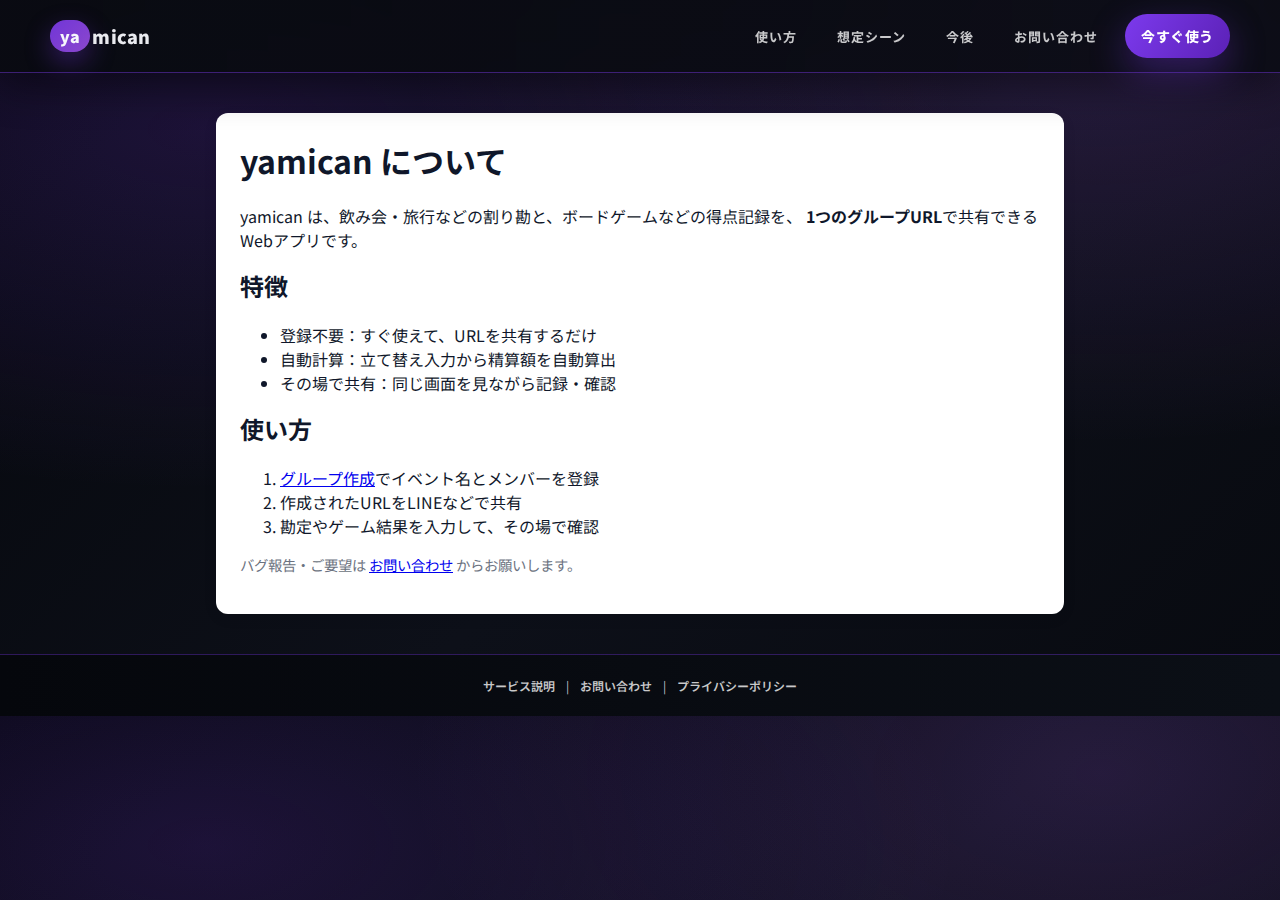
<file: about.html>
<!DOCTYPE html>
<html lang="ja">
<head>
  <meta charset="UTF-8" />
  <meta name="viewport" content="width=device-width, initial-scale=1.0" />
  <title>yamican - サービス説明</title>
  <link rel="stylesheet" href="css/style.css" />
</head>
<body class="landing">
  <header class="landing-header">
    <div class="landing-header-inner">
      <a class="brand" href="index.html" aria-label="yamican トップへ">
        <span class="brand-mark">ya</span><span class="brand-text">mican</span>
      </a>

      <nav class="landing-nav" aria-label="サイトナビゲーション">
        <a class="nav-link" href="index.html#howto">使い方</a>
        <a class="nav-link" href="index.html#scenes">想定シーン</a>
        <a class="nav-link" href="index.html#future">今後</a>
        <a class="nav-link" href="contact.html">お問い合わせ</a>
        <a class="nav-cta" href="app.html">今すぐ使う</a>
      </nav>
    </div>
  </header>

  <main class="landing-main">
    <div class="container">
      <h1>yamican について</h1>
      <p>
        yamican は、飲み会・旅行などの割り勘と、ボードゲームなどの得点記録を、
        <strong>1つのグループURL</strong>で共有できるWebアプリです。
      </p>

      <h2>特徴</h2>
      <ul>
        <li>登録不要：すぐ使えて、URLを共有するだけ</li>
        <li>自動計算：立て替え入力から精算額を自動算出</li>
        <li>その場で共有：同じ画面を見ながら記録・確認</li>
      </ul>

      <h2>使い方</h2>
      <ol>
        <li><a href="app.html">グループ作成</a>でイベント名とメンバーを登録</li>
        <li>作成されたURLをLINEなどで共有</li>
        <li>勘定やゲーム結果を入力して、その場で確認</li>
      </ol>

      <p class="helper">
        バグ報告・ご要望は <a href="contact.html">お問い合わせ</a> からお願いします。
      </p>
    </div>
  </main>

  <footer class="landing-footer">
    <a href="about.html">サービス説明</a> |
    <a href="contact.html">お問い合わせ</a> |
    <a href="privacy.html">プライバシーポリシー</a>
  </footer>
</body>
</html>
</file>
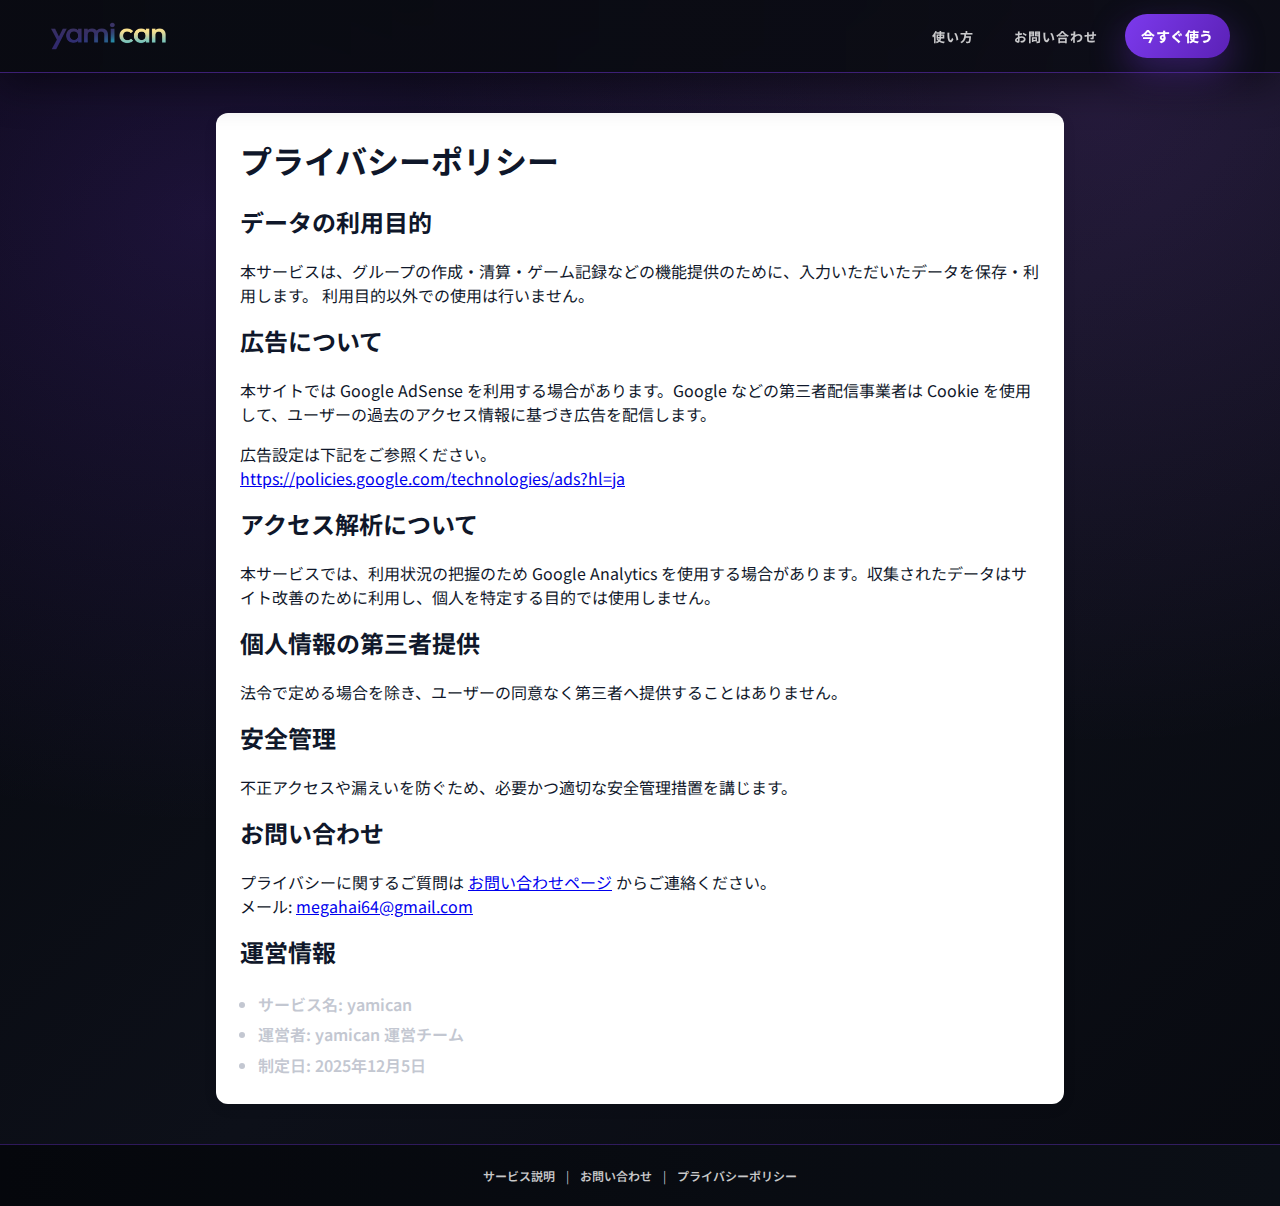
<file: privacy.html>
﻿<!DOCTYPE html>
<html lang="ja">
<head>
  <meta charset="UTF-8" />
  <meta name="viewport" content="width=device-width, initial-scale=1.0" />
  <title>yamican - プライバシーポリシー</title>
  <link rel="icon" href="img/yamican_favicon.png?v=2" type="image/png" sizes="512x512" />
  <link rel="apple-touch-icon" href="img/yamican_favicon.png?v=2" />
  <link rel="stylesheet" href="css/style.css" />
</head>
<body class="landing">
  <header class="landing-header">
    <div class="landing-header-inner">
      <a class="brand" href="index.html" aria-label="yamican トップへ">
        <img class="brand-logo" src="img/yamican_logo.png" alt="yamican" />
      </a>

      <nav class="landing-nav" aria-label="サイトナビゲーション">
        <a class="nav-link" href="index.html#howto">使い方</a>
        <a class="nav-link" href="contact.html">お問い合わせ</a>
        <a class="nav-cta" href="app.html">今すぐ使う</a>
      </nav>
    </div>
  </header>

  <main class="landing-main">
    <div class="container">
      <h1>プライバシーポリシー</h1>

      <h2>データの利用目的</h2>
      <p>
        本サービスは、グループの作成・清算・ゲーム記録などの機能提供のために、入力いただいたデータを保存・利用します。
        利用目的以外での使用は行いません。
      </p>

      <h2>広告について</h2>
      <p>
        本サイトでは Google AdSense を利用する場合があります。Google などの第三者配信事業者は Cookie を使用して、ユーザーの過去のアクセス情報に基づき広告を配信します。
      </p>
      <p>
        広告設定は下記をご参照ください。<br />
        <a href="https://policies.google.com/technologies/ads?hl=ja">https://policies.google.com/technologies/ads?hl=ja</a>
      </p>

      <h2>アクセス解析について</h2>
      <p>
        本サービスでは、利用状況の把握のため Google Analytics を使用する場合があります。収集されたデータはサイト改善のために利用し、個人を特定する目的では使用しません。
      </p>

      <h2>個人情報の第三者提供</h2>
      <p>
        法令で定める場合を除き、ユーザーの同意なく第三者へ提供することはありません。
      </p>

      <h2>安全管理</h2>
      <p>
        不正アクセスや漏えいを防ぐため、必要かつ適切な安全管理措置を講じます。
      </p>

      <h2>お問い合わせ</h2>
      <p>
        プライバシーに関するご質問は <a href="contact.html">お問い合わせページ</a> からご連絡ください。<br />
        メール: <a href="mailto:megahai64@gmail.com">megahai64@gmail.com</a>
      </p>

      <h2>運営情報</h2>
      <ul class="list">
        <li>サービス名: yamican</li>
        <li>運営者: yamican 運営チーム</li>
        <li>制定日: 2025年12月5日</li>
      </ul>
    </div>
  </main>

  <footer class="landing-footer">
    <a href="about.html">サービス説明</a> |
    <a href="contact.html">お問い合わせ</a> |
    <a href="privacy.html">プライバシーポリシー</a>
  </footer>
</body>
</html>
</file>
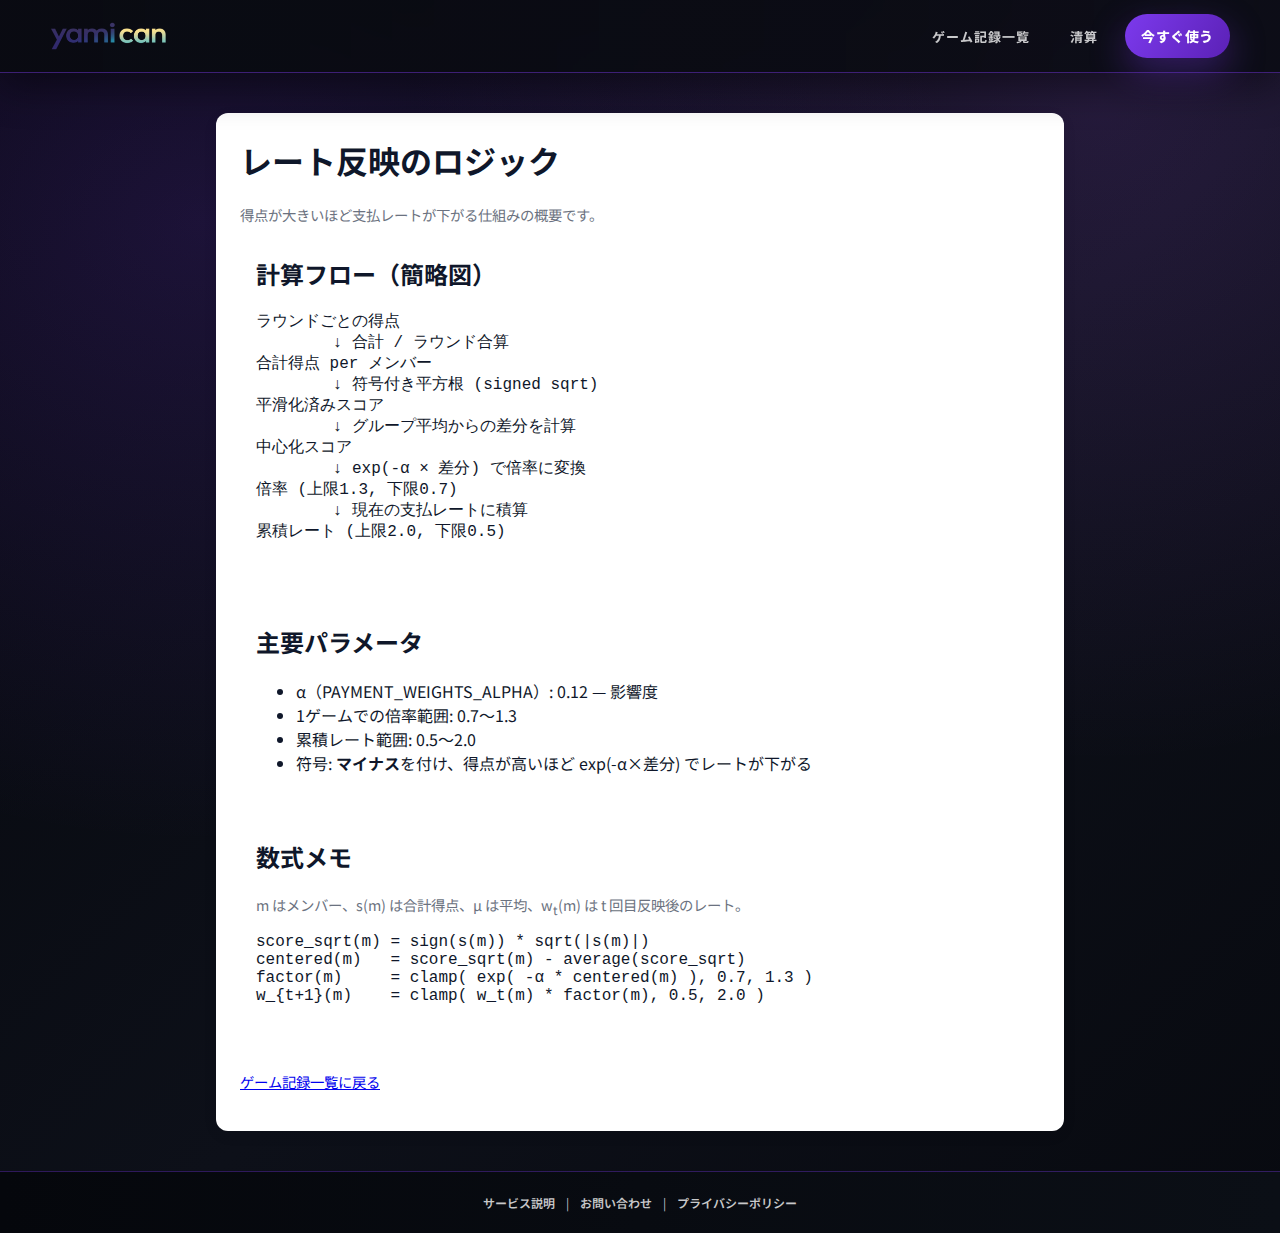
<file: rate-logic.html>
<!DOCTYPE html>
<html lang="ja">
<head>
  <meta charset="UTF-8" />
  <title>yamican - レート反映のロジック</title>
  <meta name="viewport" content="width=device-width, initial-scale=1.0" />
  <link rel="icon" href="img/yamican_favicon.png?v=2" type="image/png" sizes="512x512" />
  <link rel="apple-touch-icon" href="img/yamican_favicon.png?v=2" />
  <link rel="stylesheet" href="css/style.css" />
</head>
<body class="landing">
  <header class="landing-header">
    <div class="landing-header-inner">
      <a class="brand" href="index.html" aria-label="yamican トップへ">
        <img class="brand-logo" src="img/yamican_logo.png" alt="yamican" />
      </a>

      <nav class="landing-nav" aria-label="サイトナビゲーション">
        <a class="nav-link" href="game.html">ゲーム記録一覧</a>
        <a class="nav-link" href="settlement.html">清算</a>
        <a class="nav-cta" href="app.html">今すぐ使う</a>
      </nav>
    </div>
  </header>

  <main class="landing-main">
    <div class="container">
      <h1>レート反映のロジック</h1>
      <p class="helper">得点が大きいほど支払レートが下がる仕組みの概要です。</p>

      <section class="card" style="padding:16px; margin-bottom:16px;">
        <h2>計算フロー（簡略図）</h2>
        <pre style="white-space: pre-wrap; font-family: Menlo, Consolas, monospace;">
ラウンドごとの得点
        ↓ 合計 / ラウンド合算
合計得点 per メンバー
        ↓ 符号付き平方根 (signed sqrt)
平滑化済みスコア
        ↓ グループ平均からの差分を計算
中心化スコア
        ↓ exp(-α × 差分) で倍率に変換
倍率 (上限1.3, 下限0.7)
        ↓ 現在の支払レートに積算
累積レート (上限2.0, 下限0.5)
        </pre>
      </section>

      <section class="card" style="padding:16px; margin-bottom:16px;">
        <h2>主要パラメータ</h2>
        <ul>
          <li>α（PAYMENT_WEIGHTS_ALPHA）: 0.12 — 影響度</li>
          <li>1ゲームでの倍率範囲: 0.7〜1.3</li>
          <li>累積レート範囲: 0.5〜2.0</li>
          <li>符号: <strong>マイナス</strong>を付け、得点が高いほど exp(-α×差分) でレートが下がる</li>
        </ul>
      </section>

      <section class="card" style="padding:16px; margin-bottom:16px;">
        <h2>数式メモ</h2>
        <p class="helper">m はメンバー、s(m) は合計得点、μ は平均、w<sub>t</sub>(m) は t 回目反映後のレート。</p>
        <pre style="white-space: pre-wrap; font-family: Menlo, Consolas, monospace;">
score_sqrt(m) = sign(s(m)) * sqrt(|s(m)|)
centered(m)   = score_sqrt(m) - average(score_sqrt)
factor(m)     = clamp( exp( -α * centered(m) ), 0.7, 1.3 )
w_{t+1}(m)    = clamp( w_t(m) * factor(m), 0.5, 2.0 )
        </pre>
      </section>

      <p class="helper">
        <a id="backToGame" href="game.html">ゲーム記録一覧に戻る</a>
      </p>
    </div>
  </main>

  <footer class="landing-footer">
    <a href="about.html">サービス説明</a> |
    <a href="contact.html">お問い合わせ</a> |
    <a href="privacy.html">プライバシーポリシー</a>
  </footer>

  <script>
    // gid を引き継いで一覧に戻れるようにする
    (function () {
      const params = new URLSearchParams(window.location.search);
      const gid = params.get("gid");
      const back = document.getElementById("backToGame");
      if (back && gid) {
        const url = new URL(back.getAttribute("href"), window.location.href);
        url.searchParams.set("gid", gid);
        back.setAttribute("href", url.toString());
      }
    })();
  </script>
</body>
</html>
</file>
<file: css/style.css>
/* css/style.css */

/* ===== ベースレイアウト ===== */
@import url('https://fonts.googleapis.com/css2?family=Noto+Sans+JP:wght@400;500;700;900&display=swap');

:root {
  --ink: #0b0d13;
  --ink-strong: #090b11;
  --metal: #11141c;
  --card: #0f131b;
  --line: rgba(255, 255, 255, 0.08);
  --accent: #7c3aed;
  --accent-soft: #a855f7;
  --text-strong: #f6f7fb;
  --text-muted: #c3c7d1;
  --offwhite: #f5f7fb;
}

body {
  font-family: 'Noto Sans JP', 'Noto Sans', 'Inter', -apple-system, BlinkMacSystemFont, "Segoe UI", sans-serif;
  background: #f5f7fb;
  margin: 0;
  color: #0f172a;
}

.container {
  max-width: 800px;
  margin: 40px auto;
  padding: 24px;
  background: #fff;
  border-radius: 12px;
  box-shadow: 0 4px 16px rgba(0,0,0,0.05);
  color: #0f172a;
}

h1, h2 {
  margin-top: 0;
}

.form-group {
  margin-bottom: 16px;
}

label {
  font-weight: 600;
  display: block;
  margin-bottom: 4px;
}

input[type="text"],
input[type="number"],
textarea,
select {
  width: 100%;
  padding: 8px 10px;
  border-radius: 6px;
  border: 1px solid #ccc;
  box-sizing: border-box;
}

/* ===== ボタン ===== */
button {
  padding: 8px 16px;
  border-radius: 999px;
  border: none;
  cursor: pointer;
  font-weight: 600;
  background: #4f46e5;
  color: #fff;
}

button:hover {
  opacity: 0.9;
}

button.secondary {
  background: #e5e7eb;
  color: #111827;
}

button.secondary:hover {
  background: #d1d5db;
}

.table-action-btn {
  width: auto !important;
  padding: 6px 12px;
  font-size: 14px;
}

/* ===== メッセージ ===== */
.error {
  color: #e11d48;
  margin-top: 8px;
}

.helper {
  color: #6b7280;
  font-size: 0.9rem;
}

.group-info-hidden {
  display: none !important;
}

/* ===== テーブル ===== */
table {
  border-collapse: collapse;
  border-spacing: 0;
  width: 100%;
  font-size: clamp(13px, 1.6vw, 16px);
}

table tr {
  border-bottom: 1px solid #e5e7eb;
  cursor: pointer;
  transition: background-color 0.2s ease;
}

table tr:hover {
  background-color: #d4f0fd;
}

table th,
table td {
  text-align: center;
  padding: 12px 8px;
  font-size: inherit;
}

.rate-details-hidden .rate-detail {
  display: none;
}

table td.icon {
  background-size: 35px;
  background-position: left 5px center;
  background-repeat: no-repeat;
  padding-left: 30px;
}

table td.icon.bird {
  background-image: url(icon-bird.png);
}

table td.icon.whale {
  background-image: url(icon-whale.png);
}

table td.icon.crab {
  background-image: url(icon-crab.png);
}

#totalsTable th,
#totalsTable td {
  font-size: clamp(12px, 2vw, 14px);
}

/* ===== インラインレイアウト ===== */
.inline {
  display: flex;
  gap: 8px;
  flex-wrap: wrap;
}

.inline input[type="text"] {
  flex: 1;
  min-width: 0;
}

.inline.inline-stack {
  flex-direction: column;
  align-items: stretch;
}

.inline.inline-stack button {
  width: fit-content;
  align-self: flex-end;
}

/* ===== Modal ===== */
.modal {
  position: fixed;
  inset: 0;
  z-index: 80;
  display: none;
}

.modal.open {
  display: block;
}

.modal-overlay {
  position: absolute;
  inset: 0;
  background: rgba(0, 0, 0, 0.48);
}

.modal-panel {
  position: relative;
  margin: 14vh auto 0;
  width: min(560px, calc(100% - 24px));
  background: #fff;
  border-radius: 18px;
  box-shadow: 0 24px 80px rgba(0, 0, 0, 0.25);
  padding: 14px 14px 16px;
}

.modal-header {
  display: flex;
  align-items: center;
  justify-content: space-between;
  gap: 12px;
  margin-bottom: 6px;
}

.modal-title {
  font-weight: 900;
  font-size: 16px;
  color: #111827;
}

.modal .helper {
  color: #111827;
}

.modal label {
  color: #111827;
}

.modal input,
.modal select {
  color: #0f172a;
}

.modal #editTargets label {
  color: #111827;
}

.toggle-row {
  display: inline-flex;
  align-items: center;
  gap: 10px;
  margin-top: 8px;
}

.toggle {
  position: relative;
  display: inline-block;
  width: 46px;
  height: 26px;
}

.toggle input {
  opacity: 0;
  width: 0;
  height: 0;
}

.toggle-slider {
  position: absolute;
  cursor: pointer;
  inset: 0;
  background-color: #d1d5db;
  transition: 0.2s;
  border-radius: 999px;
}

.toggle-slider::before {
  position: absolute;
  content: "";
  height: 20px;
  width: 20px;
  left: 3px;
  bottom: 3px;
  background-color: white;
  transition: 0.2s;
  border-radius: 50%;
  box-shadow: 0 2px 4px rgba(0, 0, 0, 0.25);
}

.toggle input:checked + .toggle-slider {
  background-color: #4f46e5;
}

.toggle input:checked + .toggle-slider::before {
  transform: translateX(20px);
}

.settle-header {
  display: flex;
  align-items: center;
  justify-content: space-between;
  gap: 12px;
}

.table-scroll {
  width: 100%;
  overflow-x: auto;
  -webkit-overflow-scrolling: touch;
}

#totalsTable th,
#totalsTable td {
  white-space: nowrap;
}

@media (max-width: 720px) {
  #totalsTable {
    font-size: clamp(12px, 3.2vw, 14px);
  }
}

.modal-close {
  border: none;
  background: transparent;
  color: #111827;
  font-size: 22px;
  padding: 4px 10px;
  width: auto;
}

.modal-actions {
  display: flex;
  justify-content: flex-end;
  gap: 10px;
  flex-wrap: wrap;
}

.roulette-visual {
  display: grid;
  place-items: center;
  margin: 12px 0;
  position: relative;
}

.roulette-wheel {
  width: 120px;
  height: 120px;
  border-radius: 50%;
  background: conic-gradient(
    #7c3aed 0deg 60deg,
    #5b21b6 60deg 120deg,
    #c084fc 120deg 180deg,
    #8b5cf6 180deg 240deg,
    #4c1d95 240deg 300deg,
    #a855f7 300deg 360deg
  );
  position: relative;
  filter: drop-shadow(0 10px 26px rgba(0, 0, 0, 0.35));
  transition: transform 2.1s cubic-bezier(0.25, 0.1, 0.25, 1);
}

.roulette-label {
  position: absolute;
  left: 50%;
  top: 50%;
  transform: translate(-50%, -50%) rotate(var(--angle)) translateY(-40px) rotate(90deg);
  transform-origin: center;
  color: #000;
  font-size: 10px;
  font-weight: 800;
  letter-spacing: 0.02em;
  text-shadow: none;
  pointer-events: none;
  white-space: nowrap;
  max-width: 64px;
  text-align: center;
  line-height: 1.2;
}

.roulette-pointer {
  position: absolute;
  top: -14px;
  left: 50%;
  transform: translateX(-50%) rotate(180deg);
  border-left: 10px solid transparent;
  border-right: 10px solid transparent;
  border-bottom: 16px solid #000;
  z-index: 2;
  pointer-events: none;
}

@media (max-width: 520px) {
  table {
    font-size: clamp(11px, 3vw, 13px);
  }

  table th,
  table td {
    padding: 10px 6px;
    font-size: inherit;
    white-space: nowrap;
  }

  .sosou-table {
    display: block;
    overflow-x: auto;
    -webkit-overflow-scrolling: touch;
  }
}

/* ===== Group Manage ===== */
.manage-actions {
  display: flex;
  gap: 10px;
  flex-wrap: wrap;
  margin-bottom: 10px;
}

.manage-shortcuts {
  display: flex;
  gap: 10px;
  flex-direction: column;
  margin: 6px 0 16px;
}

.manage-shortcuts button {
  width: 100%;
}

.manage-shortcuts button.secondary {
  background: #4f46e5;
  color: #fff;
}

.manage-members {
  list-style: none;
  padding: 0;
  margin: 10px 0 0;
  display: grid;
  gap: 10px;
}

.manage-member-item {
  display: grid;
  grid-template-columns: 1fr auto;
  gap: 10px;
  align-items: center;
  padding: 12px 14px;
  border-radius: 14px;
  border: 1px solid rgba(15, 23, 42, 0.10);
  background: rgba(255, 255, 255, 0.92);
}

.manage-member-actions {
  display: inline-flex;
  gap: 8px;
  flex: 0 0 auto;
}

.manage-member-actions button {
  width: auto;
  padding: 8px 10px;
  font-size: 14px;
}

/* ===== メンバーリスト（タグ風） ===== */
.member-list {
  list-style: none;
  padding-left: 0;
  margin-top: 8px;
}

.member-list li {
  display: inline-block;
  margin: 4px 4px 0 0;
  padding: 4px 10px;
  border-radius: 999px;
  background: #eef2ff;
  font-size: 0.9rem;
}

/* ===== 共通ヘッダー（スマホ最適化・左ハンバーガー） ===== */
.app-header {
  position: relative;              /* 絶対配置の基準 */
  display: flex;
  align-items: center;
  justify-content: center;         /* タイトルを中央寄せ */
  height: 48px;
  padding: 0 12px;
  background: #4a90e2;
  color: #fff;
  box-shadow: 0 2px 4px rgba(0, 0, 0, 0.1);
  top: 0;
  z-index: 20;
}

/* ハンバーガーボタンを左端に固定 */
.menu-button {
  position: absolute;
  left: 8px;
  top: 50%;
  transform: translateY(-50%);
  border: none;
  background: transparent;
  color: #fff;
  font-size: 22px;
  padding: 4px 8px;
  cursor: pointer;
  width: auto; /* スマホ用の幅100%を無効化 */
}

/* タイトルは完全中央 */
.app-header-title {
  font-size: 16px;
  font-weight: bold;
  text-align: center;
  pointer-events: none; /* タイトル上タップ誤動作防止 */
}

/* ===== サイドメニュー ===== */
.side-menu {
  position: fixed;
  inset: 0;
  pointer-events: none; /* 非表示時はクリック不可 */
  z-index: 30;
}

.side-menu-overlay {
  position: absolute;
  inset: 0;
  background: rgba(0, 0, 0, 0.45);
  opacity: 0;
  transition: opacity 0.2s ease;
}

.side-menu-panel {
  position: absolute;
  top: 0;
  left: 0;
  width: 70%;
  max-width: 260px;
  height: 100%;
  background: linear-gradient(180deg, #0b1020 0%, #050814 55%, #020617 100%);
  box-shadow: 2px 0 6px rgba(0, 0, 0, 0.2);
  transform: translateX(-100%);
  transition: transform 0.2s ease;
  display: flex;
  flex-direction: column;
}

.side-menu-header {
  display: flex;
  align-items: center;
  justify-content: space-between;
  padding: 12px;
  border-bottom: 1px solid rgba(255, 255, 255, 0.12);
  white-space: nowrap;     /* ← 改行させない */
  word-break: keep-all;   /* ← 日本語の強制改行を防ぐ */
}

.side-menu-title {
  font-size: 16px;
  font-weight: bold;
  color: #e2e8f0;

  white-space: nowrap;     /* ← 改行させない */
  word-break: keep-all;   /* ← 日本語の強制改行を防ぐ */
}


.side-menu-close {
  border: none;
  background: transparent;
  font-size: 20px;
  cursor: pointer;
  color: #e2e8f0;
}

.side-menu-list {
  list-style: none;
  margin: 0;
  padding: 8px 0;
}

.side-menu-item {
  width: 100%;
  padding: 12px 16px 12px 32px;
  border: none;
  background: transparent;
  text-align: left;
  font-size: 15px;
  cursor: pointer;
  color: #e2e8f0;
}

.side-menu-item#navToGroup {
  background: linear-gradient(135deg, #fff9db 0%, #ffeeb1 55%, #ffe08a 100%);
  color: #3a2a00;
  border-left: 3px solid #f6b84c;
  box-shadow:
    inset 0 0 12px rgba(245, 158, 11, 0.25),
    0 0 10px rgba(0, 0, 0, 0.35);
}

.side-menu-item:hover {
  background: rgba(255, 255, 255, 0.08);
  color: #ffffff;
}

/* 闇感を出すメニュー項目（ゲームの記録／粗相の記録） */
.side-menu-item#navToGame,
.side-menu-item#navToSosou {
  position: relative;
  background: linear-gradient(135deg, #120917 0%, #07040c 60%, #04030a 100%);
  color: #fdfcff;
  border-left: 3px solid #7f1d1d;
  box-shadow:
    inset 0 0 14px rgba(255, 0, 80, 0.25),
    0 0 10px rgba(0, 0, 0, 0.65);
  letter-spacing: 0.3px;
}

.side-menu-item#navToGame:hover,
.side-menu-item#navToSosou:hover {
  background: radial-gradient(circle at 20% 20%, rgba(255, 0, 90, 0.16), rgba(10, 8, 20, 0.92)),
    linear-gradient(135deg, #1b0c1f 0%, #0c0715 65%, #05040c 100%);
  color: #ffffff;
  box-shadow:
    inset 0 0 20px rgba(255, 0, 80, 0.35),
    0 0 14px rgba(0, 0, 0, 0.75);
}

.side-menu-item#navToGroup:hover {
  background: linear-gradient(135deg, #fffcde 0%, #ffe7a8 60%, #ffd775 100%);
  color: #1f1400;
  box-shadow:
    inset 0 0 16px rgba(245, 158, 11, 0.35),
    0 0 12px rgba(0, 0, 0, 0.45);
}

.side-menu-item#navToGame {
  border-top: 1px solid rgba(255, 255, 255, 0.12);
  margin-top: 6px;
  padding-top: 16px;
}

/* 粗相の記録と清算の確認の間にライン */
.side-menu-item#navToSettle {
  border-top: 1px solid rgba(255, 255, 255, 0.12);
  margin-top: 6px;
  padding-top: 16px;
}

/* メニューが開いた状態 */
.side-menu.open {
  pointer-events: auto;
}

.side-menu.open .side-menu-overlay {
  opacity: 1;
}

.side-menu.open .side-menu-panel {
  transform: translateX(0);
}

/* ===== スマホ最適化（幅600px以下） ===== */
@media (max-width: 600px) {
  body {
    background: #f5f7fb;
  }

  .container {
    max-width: 100%;
    margin: 0;
    padding: 16px 12px 24px;
    border-radius: 0;
    box-shadow: none;
  }

  h1 {
    font-size: 20px;
    margin: 8px 0 12px;
  }

  h2 {
    font-size: 16px;
    margin-top: 16px;
  }

  .form-group label {
    font-size: 14px;
  }

  input,
  textarea,
  select {
    font-size: 16px; /* iOS の拡大を防ぐライン */
    padding: 8px;
  }

  /* ハンバーガー以外のボタンだけフル幅にする */
  button:not(.menu-button):not(.landing-menu-button):not(.score-btn) {
    width: 100%;
    padding: 10px 0;
    font-size: 16px;
  }


  table {
    font-size: clamp(11px, 3vw, 13px);
  }

  #totalsTable th,
  #totalsTable td {
    font-size: clamp(10px, 3vw, 12px);
    padding: 8px 6px;
  }

  #expensesTable,
  #scoresTable {
    display: block;
    width: 100%;
    overflow-x: auto;
  }

  #expensesTable thead,
  #scoresTable thead {
    white-space: nowrap;
  }

  .score-controls {
    justify-content: flex-start;
  }

  .score-input {
    width: auto;
    min-width: 0;
    flex: 1 1 auto;
  }

  .score-btn {
    padding: 6px 10px;
  }

  .round-controls {
    align-items: stretch;
  }

  .round-actions {
    width: 100%;
    justify-content: flex-end;
  }

  /* 「メンバーを追加」入力欄が潰れないようにし、追加ボタンを小さく */
  .inline.inline-stack input[type="text"] {
    width: 100%;
  }

  .inline.inline-stack button {
    width: auto;
    align-self: flex-end;
    padding: 8px 14px;
    font-size: 14px;
  }

  .modal-panel {
    margin-top: 10vh;
  }

  .manage-member-item {
    grid-template-columns: 1fr;
  }

  .manage-member-actions {
    justify-content: flex-end;
  }
}

/* ゲーム履歴カード */
.games-list {
  margin-top: 12px;
  display: flex;
  flex-direction: column;
  gap: 12px;
}

.recent-groups-list {
  list-style: none;
  padding: 0;
  margin: 10px 0 0;
  display: grid;
  gap: 10px;
}

.recent-group-item {
  display: flex;
  align-items: center;
  justify-content: space-between;
  gap: 10px;
  padding: 12px 14px;
  border-radius: 14px;
  border: 1px solid rgba(15, 23, 42, 0.10);
  background: rgba(255, 255, 255, 0.92);
}

.recent-group-link {
  text-decoration: none;
  color: #0f172a;
  font-weight: 800;
  overflow: hidden;
  text-overflow: ellipsis;
  white-space: nowrap;
}

.recent-group-meta {
  font-size: 12px;
  color: rgba(15, 23, 42, 0.70);
  font-weight: 600;
  margin-top: 2px;
}

.recent-group-actions {
  display: inline-flex;
  gap: 8px;
  flex: 0 0 auto;
}

.recent-group-actions button {
  width: auto;
  padding: 8px 10px;
  font-size: 14px;
}

@media (max-width: 520px) {
  .recent-group-item {
    flex-direction: column;
    align-items: stretch;
  }

  .recent-group-actions {
    justify-content: flex-end;
  }
}

.game-card {
  border-radius: 8px;
  border: 1px solid #e5e7eb;
  padding: 8px 12px 12px;
  background: #fff;
}

.game-card-header {
  display: flex;
  justify-content: space-between;
  align-items: baseline;
  gap: 8px;
  margin-bottom: 4px;
}

.game-card-title {
  font-weight: 600;
}

.game-card-date {
  font-size: 12px;
  color: #6b7280;
}

.game-card-memo {
  font-size: 13px;
  color: #4b5563;
  margin-bottom: 4px;
}

.game-card-table {
  width: 100%;
  border-collapse: collapse;
  margin-top: 4px;
}

.game-card-table th,
.game-card-table td {
  border-bottom: 1px solid #e5e7eb;
  padding: 4px 6px;
  font-size: clamp(11px, 2.8vw, 13px);
}

/* スコア入力（±ボタンつき） */
.score-controls {
  display: flex;
  align-items: center;
  justify-content: flex-end; /* 右寄せでスッキリ */
  gap: 6px;
}


.score-input {
  width: 72px;          /* ← ここがポイント（好みで 60〜80px） */
  min-width: 72px;
  text-align: center;
  font-size: 16px;
  padding: 6px 4px;
}

.score-btn {
  border-radius: 6px;
  padding: 4px 8px;
  font-size: 16px;
  line-height: 1;
}

/* ===== Rounds ===== */
.round-controls {
  display: flex;
  align-items: center;
  justify-content: space-between;
  gap: 12px;
  flex-wrap: wrap;
  margin-bottom: 10px;
}

.round-label {
  font-weight: 800;
}

.round-actions {
  display: inline-flex;
  gap: 8px;
  flex-wrap: wrap;
}

.round-actions button {
  width: auto;
}

.round-actions-bottom {
  width: 100%;
  justify-content: flex-end;
  margin: 6px 0 14px;
}

.rounds-container {
  display: flex;
  flex-direction: column;
  gap: 12px;
  margin: 10px 0 14px;
}

.round-card {
  border: 1px solid rgba(15, 23, 42, 0.12);
  border-radius: 14px;
  background: rgba(255, 255, 255, 0.92);
  overflow: hidden;
}

.round-card-header {
  display: flex;
  align-items: center;
  justify-content: space-between;
  gap: 10px;
  padding: 10px 12px;
  background: rgba(15, 23, 42, 0.04);
}

.round-card-title {
  font-weight: 900;
}

.round-card-actions {
  display: inline-flex;
  gap: 8px;
  flex-wrap: wrap;
}

.round-card-actions button {
  width: auto;
  padding: 8px 10px;
  font-size: 14px;
}

.round-table {
  width: 100%;
  border-collapse: collapse;
}

.round-table th,
.round-table td {
  border-top: 1px solid rgba(15, 23, 42, 0.08);
  padding: 10px 12px;
  vertical-align: middle;
}

.round-table th {
  text-align: left;
  font-weight: 800;
  background: rgba(15, 23, 42, 0.02);
  white-space: nowrap;
}

.round-member {
  display: flex;
  align-items: center;
  justify-content: space-between;
  gap: 10px;
}

.score-btn-remove-member {
  background-color: #e11d48;
  border-color: #e11d48;
  color: #fff;
  flex: 0 0 auto;
}

/* ===== Rate badge ===== */
.rate-badge {
  display: inline-flex;
  align-items: center;
  justify-content: center;
  min-width: 64px;
  padding: 4px 8px;
  border-radius: 999px;
  border: 1px solid rgba(15, 23, 42, 0.18);
  font-weight: 900;
  font-variant-numeric: tabular-nums;
  line-height: 1.2;
  white-space: nowrap;
}

/* ===== フッター ===== */
footer {
  text-align: center;
  padding: 16px;
  background: #fff;
  border-top: 1px solid #e5e7eb;
  margin-top: 40px;
  font-size: 12px;
}

footer a {
  color: #6b7280;
  text-decoration: none;
  margin: 0 8px;
}

footer a:hover {
  text-decoration: underline;
}

/* ===== Landing page (index.html) ===== */
body.landing {
  margin: 0;
  background:
    radial-gradient(140% 120% at 16% 18%, rgba(124, 58, 237, 0.18), transparent 42%),
    radial-gradient(120% 120% at 86% 8%, rgba(168, 85, 247, 0.16), transparent 45%),
    linear-gradient(135deg, #05070c 0%, #0d1019 55%, #080a10 100%);
  color: var(--text-strong);
}

.landing-header {
  position: sticky;
  top: 0;
  z-index: 60;
  background: linear-gradient(90deg, rgba(9, 11, 17, 0.94), rgba(9, 11, 17, 0.82));
  border-bottom: 1px solid rgba(124, 58, 237, 0.45);
  box-shadow: 0 12px 40px rgba(0, 0, 0, 0.45);
  backdrop-filter: blur(14px);
}

.landing-header-inner {
  max-width: 1180px;
  margin: 0 auto;
  padding: 14px 20px;
  display: flex;
  align-items: center;
  justify-content: space-between;
  gap: 16px;
}

.landing-header-left {
  display: flex;
  align-items: center;
  gap: 12px;
  min-width: 0;
}

.landing-menu-button {
  border: none;
  background: rgba(255, 255, 255, 0.08);
  color: #fff;
  width: 40px;
  height: 40px;
  border-radius: 12px;
  font-size: 20px;
  cursor: pointer;
  display: inline-flex;
  align-items: center;
  justify-content: center;
  flex: 0 0 auto;
}

.landing-menu-button:hover {
  background: rgba(255, 255, 255, 0.14);
}

.landing-menu-button:active {
  transform: translateY(1px);
}

.brand {
  display: inline-flex;
  align-items: center;
  gap: 2px;
  font-weight: 900;
  letter-spacing: 0.2px;
  text-decoration: none;
  color: var(--text-strong);
}

.brand-logo {
  display: block;
  height: 30px;
  width: auto;
  max-width: 320px;
  object-fit: contain;
}

.brand-mark {
  display: inline-block;
  padding: 4px 10px;
  border-radius: 999px;
  background: linear-gradient(135deg, rgba(124, 58, 237, 0.9), rgba(168, 85, 247, 0.82));
  box-shadow: 0 10px 26px rgba(124, 58, 237, 0.35);
}

.brand-text {
  font-size: 18px;
  opacity: 0.95;
}

.landing-nav {
  display: flex;
  align-items: center;
  gap: 14px;
  flex-wrap: wrap;
  justify-content: flex-end;
}

.nav-link {
  color: rgba(255, 255, 255, 0.78);
  text-decoration: none;
  font-weight: 700;
  font-size: 13px;
  padding: 10px 12px;
  border-radius: 8px;
  letter-spacing: 0.08em;
  border: 1px solid transparent;
  transition: border-color 0.25s ease, color 0.25s ease, background 0.25s ease;
}

.nav-link:hover {
  color: #fff;
  background: rgba(255, 255, 255, 0.04);
  border-color: rgba(124, 58, 237, 0.45);
}

.nav-cta {
  color: #fff;
  text-decoration: none;
  font-weight: 800;
  font-size: 14px;
  padding: 12px 16px;
  border-radius: 999px;
  background: linear-gradient(120deg, #7c3aed, #5b21b6);
  box-shadow: 0 14px 36px rgba(124, 58, 237, 0.35);
  letter-spacing: 0.04em;
}

.nav-cta:hover {
  filter: brightness(1.05);
}

.landing-main {
  display: block;
}

.hero {
  position: relative;
  overflow: hidden;
  border-bottom: 1px solid rgba(124, 58, 237, 0.25);
}

.hero::before {
  content: "";
  position: absolute;
  inset: 0;
  background: linear-gradient(135deg, #06080d 0%, #0e121c 55%, #0a0d15 100%);
  pointer-events: none;
}

.hero::after {
  content: "";
  position: absolute;
  inset: -160px -140px -140px -140px;
  background:
    radial-gradient(closest-side, rgba(124, 58, 237, 0.30), rgba(124, 58, 237, 0.00) 70%) 12% 26% / 60% 60% no-repeat,
    radial-gradient(closest-side, rgba(168, 85, 247, 0.25), rgba(168, 85, 247, 0.00) 72%) 86% 16% / 60% 60% no-repeat,
    radial-gradient(closest-side, rgba(255, 255, 255, 0.08), rgba(255, 255, 255, 0.00) 70%) 60% 74% / 48% 48% no-repeat;
  filter: blur(22px);
  opacity: 0.9;
  pointer-events: none;
}

.hero-inner {
  position: relative;
  max-width: 960px;
  margin: 0 auto;
  padding: 108px 20px 82px;
  display: grid;
  grid-template-columns: 1fr;
  gap: 32px;
  align-items: center;
}

.pill-row {
  display: flex;
  align-items: center;
  gap: 10px;
  flex-wrap: wrap;
  margin-bottom: 14px;
}

.pill {
  display: inline-flex;
  align-items: center;
  justify-content: center;
  height: 28px;
  padding: 0 14px;
  border-radius: 999px;
  font-weight: 800;
  font-size: 12px;
  letter-spacing: 0.12em;
  color: var(--text-strong);
  background: rgba(255, 255, 255, 0.06);
  border: 1px solid rgba(255, 255, 255, 0.18);
  box-shadow: 0 12px 30px rgba(0, 0, 0, 0.45);
}

.hero-title {
  margin: 0 0 14px;
  font-size: 44px;
  line-height: 1.15;
  letter-spacing: -0.02em;
  color: var(--text-strong);
  text-shadow: 0 18px 50px rgba(0, 0, 0, 0.45);
  max-width: 16ch;
}

.accent-light {
  background: linear-gradient(135deg, #7c3aed, #a855f7);
  -webkit-background-clip: text;
  background-clip: text;
  color: transparent;
}

.accent-dark {
  background: linear-gradient(135deg, #9aa0ad, #f5f7fb);
  -webkit-background-clip: text;
  background-clip: text;
  color: transparent;
}

.hero-lead {
  margin: 0 0 22px;
  color: var(--text-muted);
  font-weight: 600;
  font-size: 16px;
  line-height: 1.85;
  max-width: 44ch;
}

.hero-actions {
  display: flex;
  flex-wrap: wrap;
  gap: 12px;
  align-items: center;
  margin-bottom: 14px;
}

.btn {
  display: inline-flex;
  align-items: center;
  justify-content: center;
  gap: 8px;
  padding: 13px 18px;
  border-radius: 14px;
  text-decoration: none;
  font-weight: 800;
  letter-spacing: 0.06em;
  border: 1px solid transparent;
  transition: transform 0.08s ease, filter 0.2s ease, background 0.2s ease, border-color 0.2s ease, color 0.2s ease;
  will-change: transform;
}

.btn:active {
  transform: translateY(1px);
}

.btn-primary {
  color: #fff;
  background: linear-gradient(120deg, #7c3aed, #5b21b6);
  border-color: rgba(124, 58, 237, 0.52);
  box-shadow: 0 18px 46px rgba(124, 58, 237, 0.32);
}

.btn-primary:hover {
  filter: brightness(1.05);
}

.btn-secondary {
  color: #0f172a;
  background: #fff;
  border-color: #d6dae3;
  box-shadow: 0 12px 28px rgba(0, 0, 0, 0.12);
}

.btn-secondary:hover {
  background: #f3f5f9;
}

.btn-ghost {
  color: var(--text-strong);
  background: rgba(255, 255, 255, 0.06);
  border-color: rgba(255, 255, 255, 0.28);
}

.btn-ghost:hover {
  background: rgba(255, 255, 255, 0.14);
}

.hero-sub {
  margin: 0;
  color: var(--text-muted);
  font-weight: 600;
  font-size: 13px;
}

.hero-visual {
  position: relative;
  min-height: 440px;
  display: grid;
  place-items: center;
  isolation: isolate;
}

.hero-visual::before {
  content: "";
  position: absolute;
  inset: 18% 10%;
  border-radius: 28px;
  border: 1px solid rgba(255, 255, 255, 0.08);
  background: radial-gradient(circle at 20% 30%, rgba(124, 58, 237, 0.24), rgba(124, 58, 237, 0) 60%), linear-gradient(120deg, rgba(255, 255, 255, 0.05), rgba(255, 255, 255, 0));
  filter: blur(4px);
  z-index: 0;
  pointer-events: none;
}

.split-cards {
  width: min(560px, 100%);
  display: grid;
  grid-template-columns: 1fr 1fr;
  gap: 18px;
  align-items: stretch;
  position: relative;
  z-index: 1;
}

.hero-card {
  border-radius: 22px;
  padding: 18px 18px 16px;
  border: 1px solid rgba(255, 255, 255, 0.14);
  backdrop-filter: blur(12px);
  box-shadow: 0 20px 70px rgba(0, 0, 0, 0.35);
  background: linear-gradient(160deg, rgba(17, 22, 32, 0.94), rgba(10, 12, 18, 0.88));
}

.hero-card-light {
  background: linear-gradient(160deg, rgba(255, 255, 255, 0.12), rgba(255, 255, 255, 0.06));
  border-color: rgba(124, 58, 237, 0.35);
}

.hero-card-dark {
  background: linear-gradient(160deg, rgba(10, 12, 18, 0.95), rgba(10, 12, 18, 0.84));
  border-color: rgba(124, 58, 237, 0.28);
  box-shadow: 0 24px 78px rgba(0, 0, 0, 0.55);
}

.hero-card-kicker {
  font-weight: 900;
  letter-spacing: 0.12em;
  font-size: 12px;
  text-transform: uppercase;
  color: var(--accent-soft);
}

.hero-card-dark .hero-card-kicker {
  color: rgba(255, 255, 255, 0.72);
}

.hero-card-title {
  margin-top: 6px;
  font-size: 20px;
  font-weight: 900;
  letter-spacing: -0.01em;
  color: var(--text-strong);
}

.hero-card-dark .hero-card-title {
  color: #fff;
}

.hero-card-desc {
  margin-top: 8px;
  font-weight: 700;
  font-size: 14px;
  line-height: 1.6;
  color: var(--text-muted);
}

.hero-card-dark .hero-card-desc {
  color: rgba(255, 255, 255, 0.70);
}

.hero-card-tags {
  margin-top: 12px;
  display: flex;
  flex-wrap: wrap;
  gap: 8px;
}

.tag {
  display: inline-flex;
  align-items: center;
  height: 24px;
  padding: 0 10px;
  border-radius: 999px;
  font-weight: 800;
  font-size: 12px;
  letter-spacing: 0.02em;
  color: #f6f7fb;
  background: rgba(124, 58, 237, 0.24);
  border: 1px solid rgba(124, 58, 237, 0.35);
}

.hero-card-dark .tag {
  color: #fff;
  background: rgba(124, 58, 237, 0.32);
  border-color: rgba(124, 58, 237, 0.45);
}

.hero-logo {
  position: absolute;
  left: 50%;
  top: 58%;
  transform: translate(-50%, -50%);
  text-align: center;
  pointer-events: none;
  padding: 12px 16px 10px;
  border-radius: 18px;
  background: rgba(10, 15, 25, 0.50);
  border: 1px solid rgba(255, 255, 255, 0.14);
  box-shadow: 0 24px 70px rgba(0, 0, 0, 0.35);
}

.hero-logo-title {
  font-size: 54px;
  font-weight: 900;
  letter-spacing: 0.02em;
  color: rgba(255, 255, 255, 0.92);
  text-shadow: 0 18px 50px rgba(0, 0, 0, 0.35);
}

.hero-logo-sub {
  margin-top: 4px;
  font-weight: 900;
  letter-spacing: 0.14em;
  color: rgba(255, 255, 255, 0.80);
}

.landing-section {
  background:
    radial-gradient(120% 90% at 30% 10%, rgba(124, 58, 237, 0.22), transparent 55%),
    radial-gradient(110% 90% at 80% 0%, rgba(88, 28, 135, 0.16), transparent 52%),
    linear-gradient(180deg, #05070c 0%, #0c1018 55%, #0a0d15 100%);
  padding: 64px 0;
  color: var(--text-strong);
  border-top: 1px solid rgba(255, 255, 255, 0.06);
}

.landing-section-muted {
  background:
    radial-gradient(120% 90% at 30% 10%, rgba(124, 58, 237, 0.22), transparent 55%),
    radial-gradient(110% 90% at 80% 0%, rgba(88, 28, 135, 0.16), transparent 52%),
    linear-gradient(180deg, #05070c 0%, #0c1018 55%, #0a0d15 100%);
  color: var(--text-strong);
  border-top: 1px solid rgba(255, 255, 255, 0.06);
}

.section-inner {
  max-width: 1180px;
  margin: 0 auto;
  padding: 0 20px;
}

.section-title {
  margin: 0 0 18px;
  font-size: 26px;
  letter-spacing: -0.01em;
  color: var(--text-strong);
  display: inline-flex;
  align-items: center;
  gap: 10px;
  position: relative;
  padding-left: 16px;
}

.section-title::before {
  content: "";
  position: absolute;
  left: 0;
  top: 50%;
  width: 6px;
  height: 28px;
  background: var(--accent);
  border-radius: 4px;
  box-shadow: 0 10px 28px rgba(124, 58, 237, 0.25);
  transform: translateY(-50%);
}

.feature-grid {
  display: grid;
  grid-template-columns: repeat(3, minmax(0, 1fr));
  gap: 18px;
  margin-top: 18px;
}

.feature-card {
  border-radius: 18px;
  border: 1px solid rgba(255, 255, 255, 0.12);
  padding: 18px 18px 16px;
  background: linear-gradient(160deg, rgba(255, 255, 255, 0.08), rgba(255, 255, 255, 0.04));
  box-shadow: 0 22px 60px rgba(0, 0, 0, 0.35);
  position: relative;
  overflow: hidden;
}

.feature-card::after {
  content: "";
  position: absolute;
  inset: 0;
  background: linear-gradient(125deg, rgba(124, 58, 237, 0.08), transparent 60%);
  pointer-events: none;
}

.feature-title {
  font-weight: 900;
  margin-bottom: 6px;
  color: var(--text-strong);
}

.feature-desc {
  margin: 0;
  color: var(--text-muted);
  font-weight: 600;
  line-height: 1.65;
}

.cta-row {
  margin-top: 22px;
  display: flex;
  flex-wrap: wrap;
  gap: 12px;
}

.steps {
  margin: 12px 0 0;
  padding-left: 20px;
  line-height: 1.9;
  font-weight: 600;
  color: #313846;
}

.note-cards {
  margin-top: 18px;
  display: grid;
  grid-template-columns: repeat(2, minmax(0, 1fr));
  gap: 14px;
}

.note-card {
  border-radius: 18px;
  border: 1px solid rgba(255, 255, 255, 0.12);
  padding: 16px;
  background: linear-gradient(170deg, rgba(255, 255, 255, 0.10), rgba(255, 255, 255, 0.05));
  box-shadow: 0 16px 40px rgba(0, 0, 0, 0.35);
}

.note-title {
  font-weight: 900;
  margin-bottom: 6px;
  color: var(--text-strong);
}

.note-desc {
  margin: 0;
  color: var(--text-muted);
  font-weight: 600;
  line-height: 1.65;
}

.list {
  margin: 12px 0 0;
  padding-left: 18px;
  line-height: 1.9;
  font-weight: 600;
  color: var(--text-muted);
}

.landing-footer {
  text-align: center;
  padding: 22px 16px;
  background: linear-gradient(90deg, #05070c, #0b0f16);
  border-top: 1px solid rgba(124, 58, 237, 0.35);
  color: var(--text-muted);
  font-size: 12px;
}

.landing-footer a {
  color: rgba(255, 255, 255, 0.78);
  text-decoration: none;
  margin: 0 8px;
  font-weight: 600;
}

.landing-footer a:hover {
  color: #c084fc;
  text-decoration: underline;
}

.landing :is(#howto, #scenes, #future) {
  scroll-margin-top: 84px;
}

@media (max-width: 900px) {
  .hero-inner {
    grid-template-columns: 1fr;
    padding-top: 74px;
    padding-bottom: 56px;
  }

  .hero-visual {
    min-height: 360px;
  }

  .hero-logo {
    top: 54%;
  }

  .feature-grid {
    grid-template-columns: 1fr;
  }

  .note-cards {
    grid-template-columns: 1fr;
  }
}

@media (max-width: 520px) {
  .landing-header-inner {
    padding: 10px 12px;
  }

  .nav-link {
    display: none;
  }

  .hero-title {
    font-size: 34px;
  }

  .hero-visual {
    min-height: 320px;
  }

  .split-cards {
    grid-template-columns: 1fr;
  }

  .hero-logo {
    position: static;
    transform: none;
    margin-top: 14px;
  }

  .hero-logo-title {
    font-size: 40px;
  }

  .brand-mark {
    padding: 4px 8px;
  }

  .brand-text {
    font-size: 16px;
  }

  .brand-logo {
    height: 40px;
    max-width: 260px;
  }

  .nav-cta {
    padding: 9px 12px;
  }
}

@media (max-width: 380px) {
  table {
    font-size: clamp(10px, 3.6vw, 12px);
  }

  #totalsTable th,
  #totalsTable td {
    font-size: clamp(10px, 3.4vw, 11px);
  }

  .brand-logo {
    height: 35px;
    max-width: 220px;
  }
}
</file>
